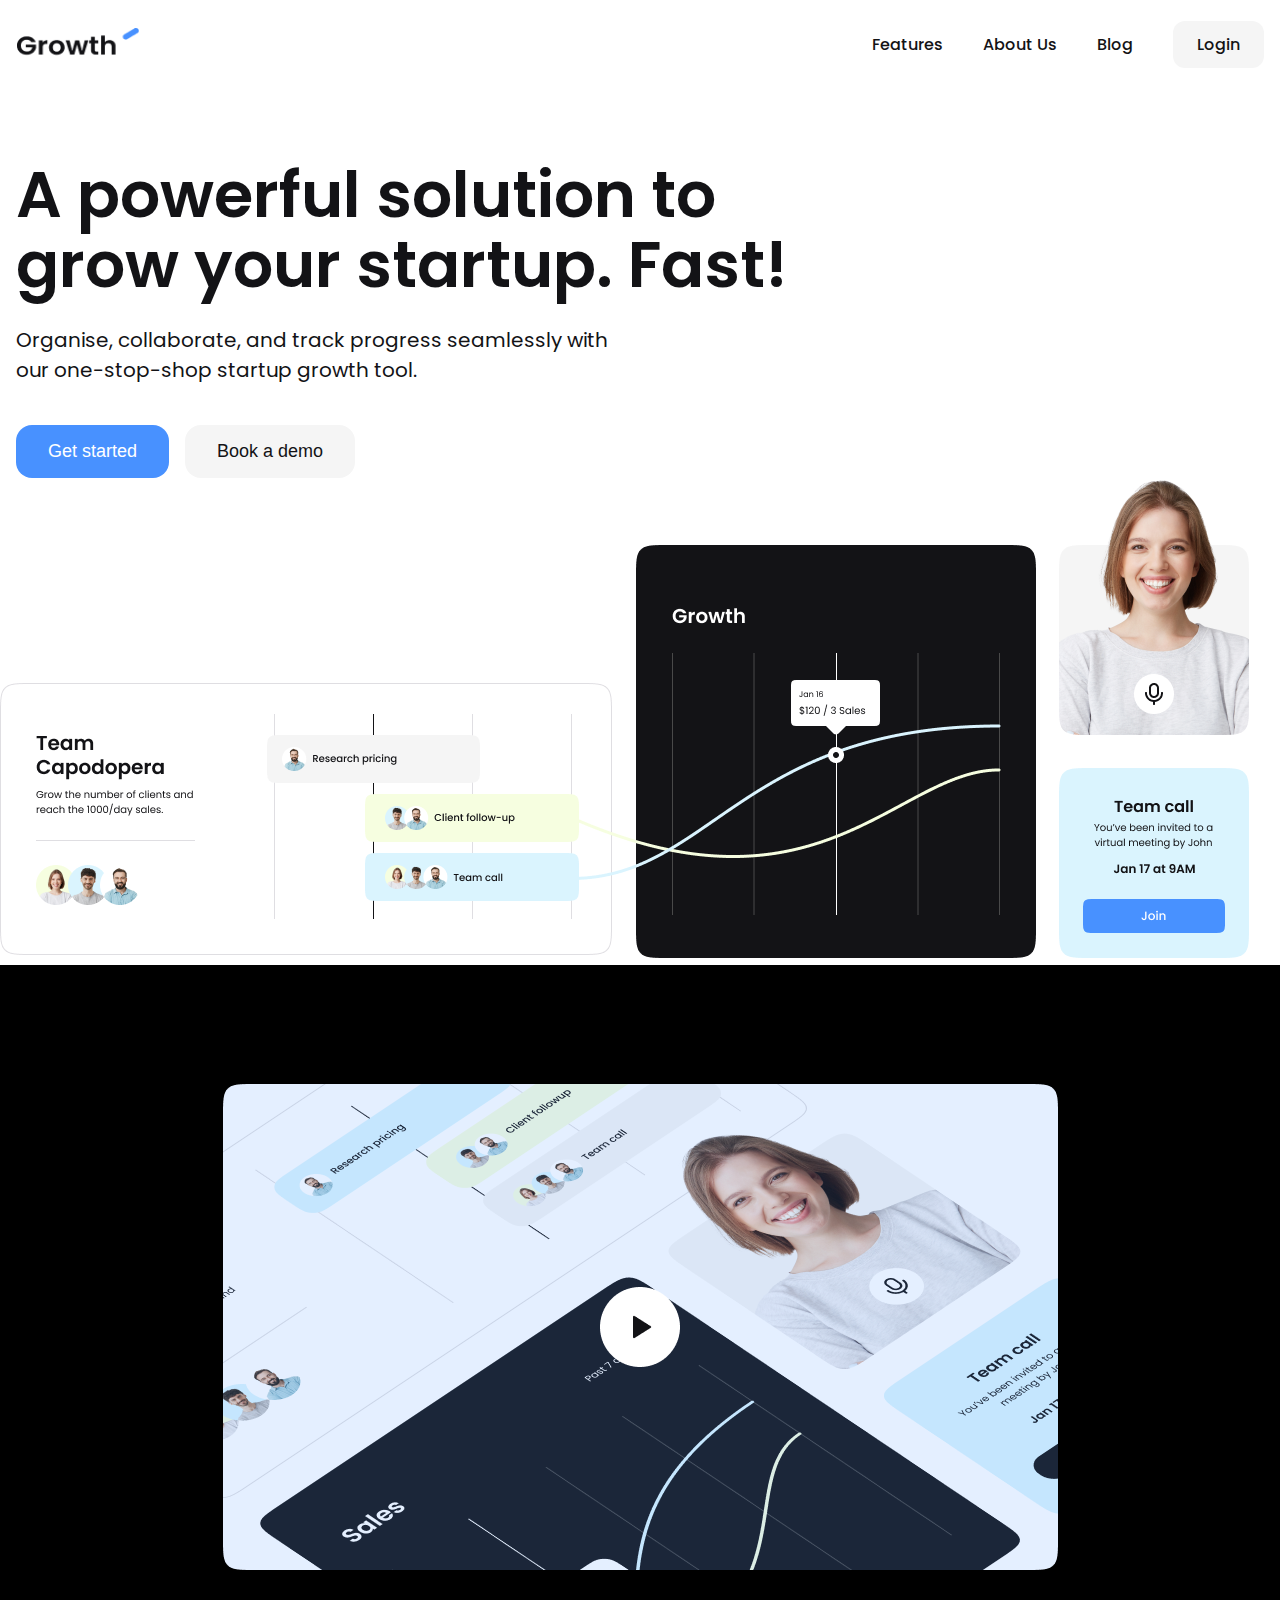
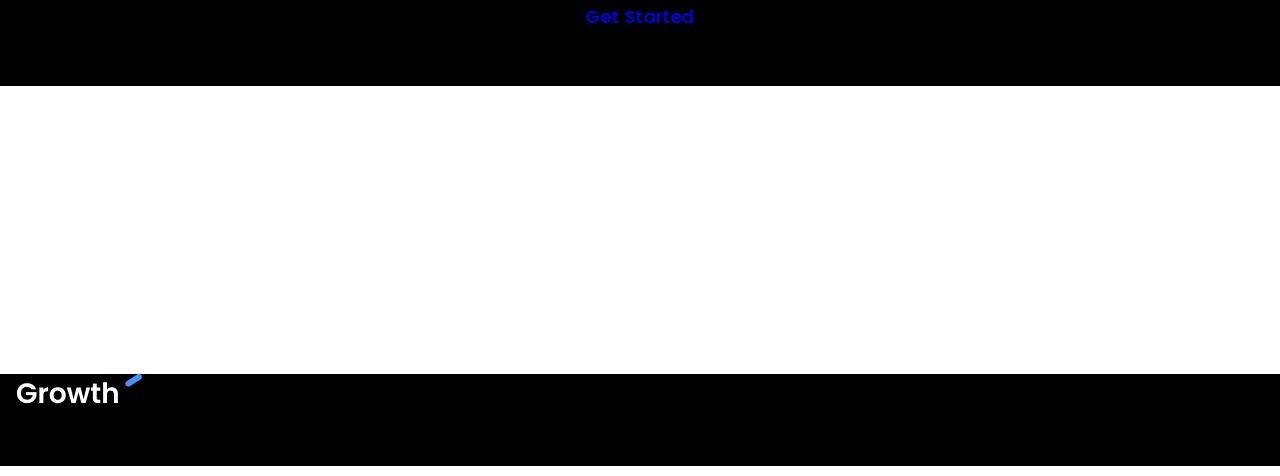
<file: asm.html>
<!DOCTYPE html>
<html lang="en">

<head>
    <meta charset="UTF-8" />
    <meta name="viewport" content="width=device-width, initial-scale=1.0" />
    <title>ASM</title>
    <link href="https://fonts.googleapis.com/css2?family=Poppins:wght@400;500;600;700&display=swap" rel="stylesheet" />
    <link rel="stylesheet" href="./asm.css" />
    <link rel="shortcut icon" href="images/favicon.ico" type="image/x-icon" />
</head>

<body>
    <header>
        <nav class="container">
            <img class="logo" src="./logo.png" alt="Logo" />
            <ul class="menu-list">
                <li><a href="#" class="menu-link">Features</a></li>
                <li><a href="#" class="menu-link">About Us</a></li>
                <li><a href="#" class="menu-link">Blog</a></li>
                <li><a href="#" class="menu-link btn-login">Login</a></li>
            </ul>
        </nav>
    </header>

    <main>

        <section class="container">
            <h1 class="title">A powerful solution to grow your startup. Fast!</h1>
            <p class="desc">
                Organise, collaborate, and track progress seamlessly with our
                one-stop-shop startup growth tool.
            </p>
            <div class="btn-group">
                <button class="btn btn-get">Get started</button>
                <button class="btn btn-book">Book a demo</button>
            </div>
        </section>
    </main>
    <img class="pic " src="./hero-bg.png" alt=" Anh" />
    <section class="video bg-black">
        <div class="container-sm">
            <h2 class="video-heading text-xl text-center">
                See how it works and get started in less than 2 minutes
            </h2>
            <div class="video-content">
                <a href="#">
                    <img src="./video-preview.png" alt="video" class="video-preview" />
                </a>

                <a href="#" class="btn btn-primary">Get Started

                </a>
            </div>
        </div>
    </section>
    <section class=" testimonials bg-dark">
        <div class="container">
            <h3 class="testimonials-heading text-xl">
                Don't just take our word for it, see the success
                stories from
                businesses just like yours.
            </h3>
        </div>
    </section>
    <footer class="footer bg-black">
        <div class="container">
            <div class="footer-grid">
                <div>
                    <a href="asm.html">
                        <img src="./logo-white.png" alt="logo">
                    </a>
                    <div class="card">
                        <h4>Subscribe to Newsletter </h4>
                        <p class="text-sm">
                            Subscribe now to receive tips on how to take your business to
                            the next level.
                        </p>
                        <form>
</file>
<file: asm.css>
/* Reset CSS */
* {
    margin: 0;
    padding: 0;
  }
  
  body {
    font-family: "Poppins", sans-serif;
  }
  
  /* Xoa gach chan lien ket */
  a {
    text-decoration: none;
  }
  
  ul {
    list-style: none;
  }
  
  /* Flexbox:  display: flex */
  /* CSS Header */
  header {
    padding-bottom: 72px;
  }
  
  nav {
    display: flex;
    justify-content: space-between;
    align-items: center;
    height: 88px;
  }
  
  .logo {
    width: 123px;
    height: 32px;
  }
  .menu-list {
    display: flex;
    gap: 40px;
  }
  
  .menu-link {
    color: #131316;
    font-size: 16px;
    font-weight: 500;
    line-height: 150%;
  }
  
  .btn-login {
    padding: 12px 24px;
    border-radius: 12px;
    background-color: #f5f5f5;
  }
  
  /* Hero */
  
  .container {
    max-width: 1248px;
    margin: 0 auto;
  }
  
  .hero {
    background-image: url("./D:\htmlcss\ASM\images\hero-bg.png");
    background-repeat: no-repeat;
    background-position: center bottom;
    height: 650px;
  }
  
  .title {
    color: #131316;
    font-size: 64px;
    font-weight: 600;
    padding-bottom: 24px;
    max-width: 824px;
    line-height: 110%;
  }
  
  .desc {
    color: #131316;
    font-size: 20px;
    font-weight: 400;
    padding-bottom: 40px;
    max-width: 611px;
  }
  
  .btn-group {
    display: flex;
    gap: 16px;
  }
  
  .btn {
    padding: 16px 32px;
    border-radius: 16px;
    border: none;
    font-size: 18px;
    font-weight: 500;
  }
  
  .btn-get {
    background-color: #4891ff;
    color: #fff;
  }
  
  .btn-book {
    background-color: #f5f5f5;
    color: #131316;
  }
  .mau{
    color: #4891ff;
  }
  .text-xxl{
    font-size: 3rem;
    line-height: 1.2;
    font-weight: 600;
    margin: 40px 0 20px;
  }
  .text-xl{
    font-size: 2.2rem;
    line-height: 1.4;
    font-weight: normal;
    margin: 40px 0 20px;
  }
  .text-lg{
    font-size: 1.8rem;
    line-height: 1.4;
    font-weight: normal;
    margin: 30px 0 20px;
  }
  .text-md{
    font-size: 1.2rem;
    line-height: 1.4;
    font-weight: normal;
    margin: 20px 0 10px;
  }
  .text-sm{
    font-size: 0.9rem;
    line-height: 1.4;
    font-weight: normal;
    margin: 5px 0 10px;
  }
  .text-center{
    text-align: center;
  }
  .hero{
    margin-bottom: 50px;
  }
  .hero .container{
    background: url('./images/hero-bg.png') no-repeat;
    background-size: contain;
    background-position: center bottom;
    height: 550px;
    width: 70%;
  }
  .video{
    padding: 10px 0 40px;
  }
  .video-content{
    display: flex;
    flex-direction: column;
    align-items: center;
  }
  
  .video-preview{
    margin-bottom: 10px;
  }
  
  /*testimonials*/
  .testimonials {
    padding: 40px;
  }
  
  .testimonials .testimonials-heading{
    width: 700px;
  }
  .bg-primary{
    background: var(--primary-color);
    color: #fff;
  }
  .bg-light{
    background: var(--light-color);
    color: #333;
  }
  .bg-dark{
    background: var(--dark-color);
    color: #fff;
  }
  .bg-black{
    background: #000;}
</file>
